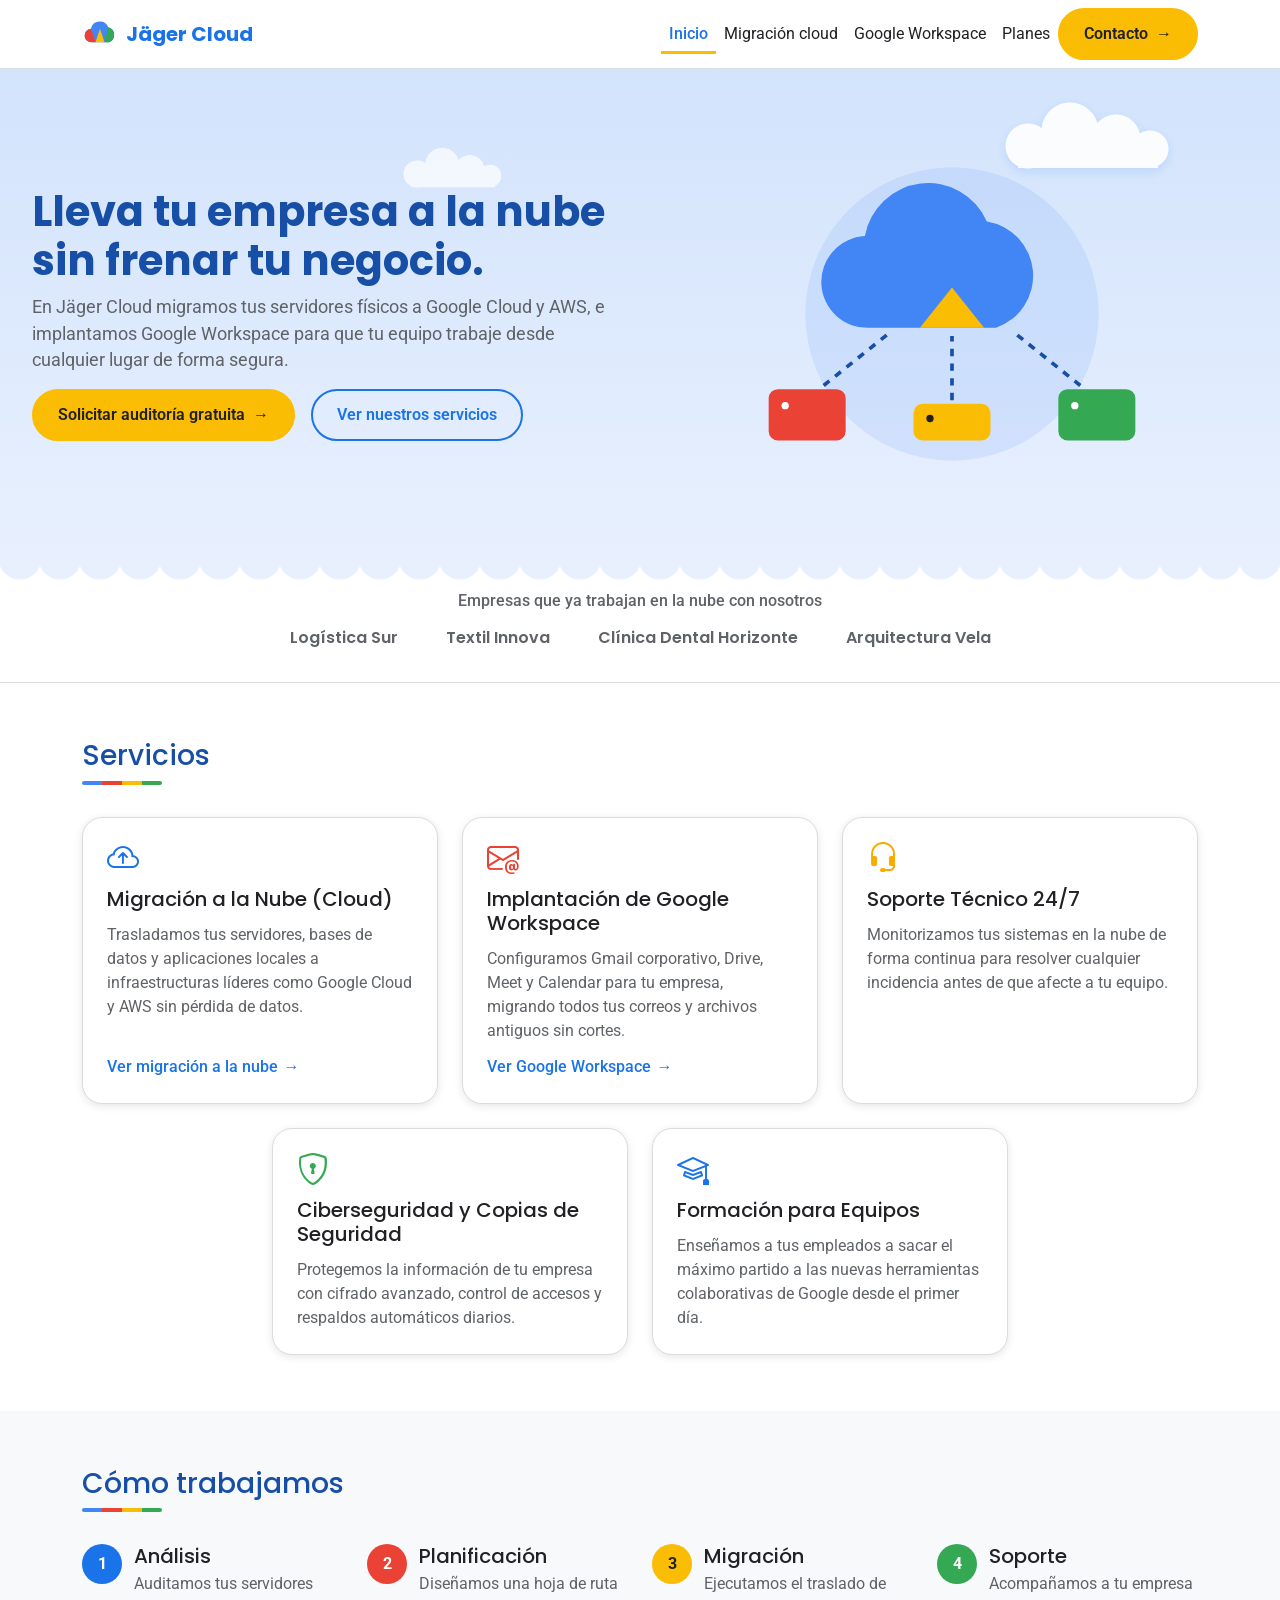
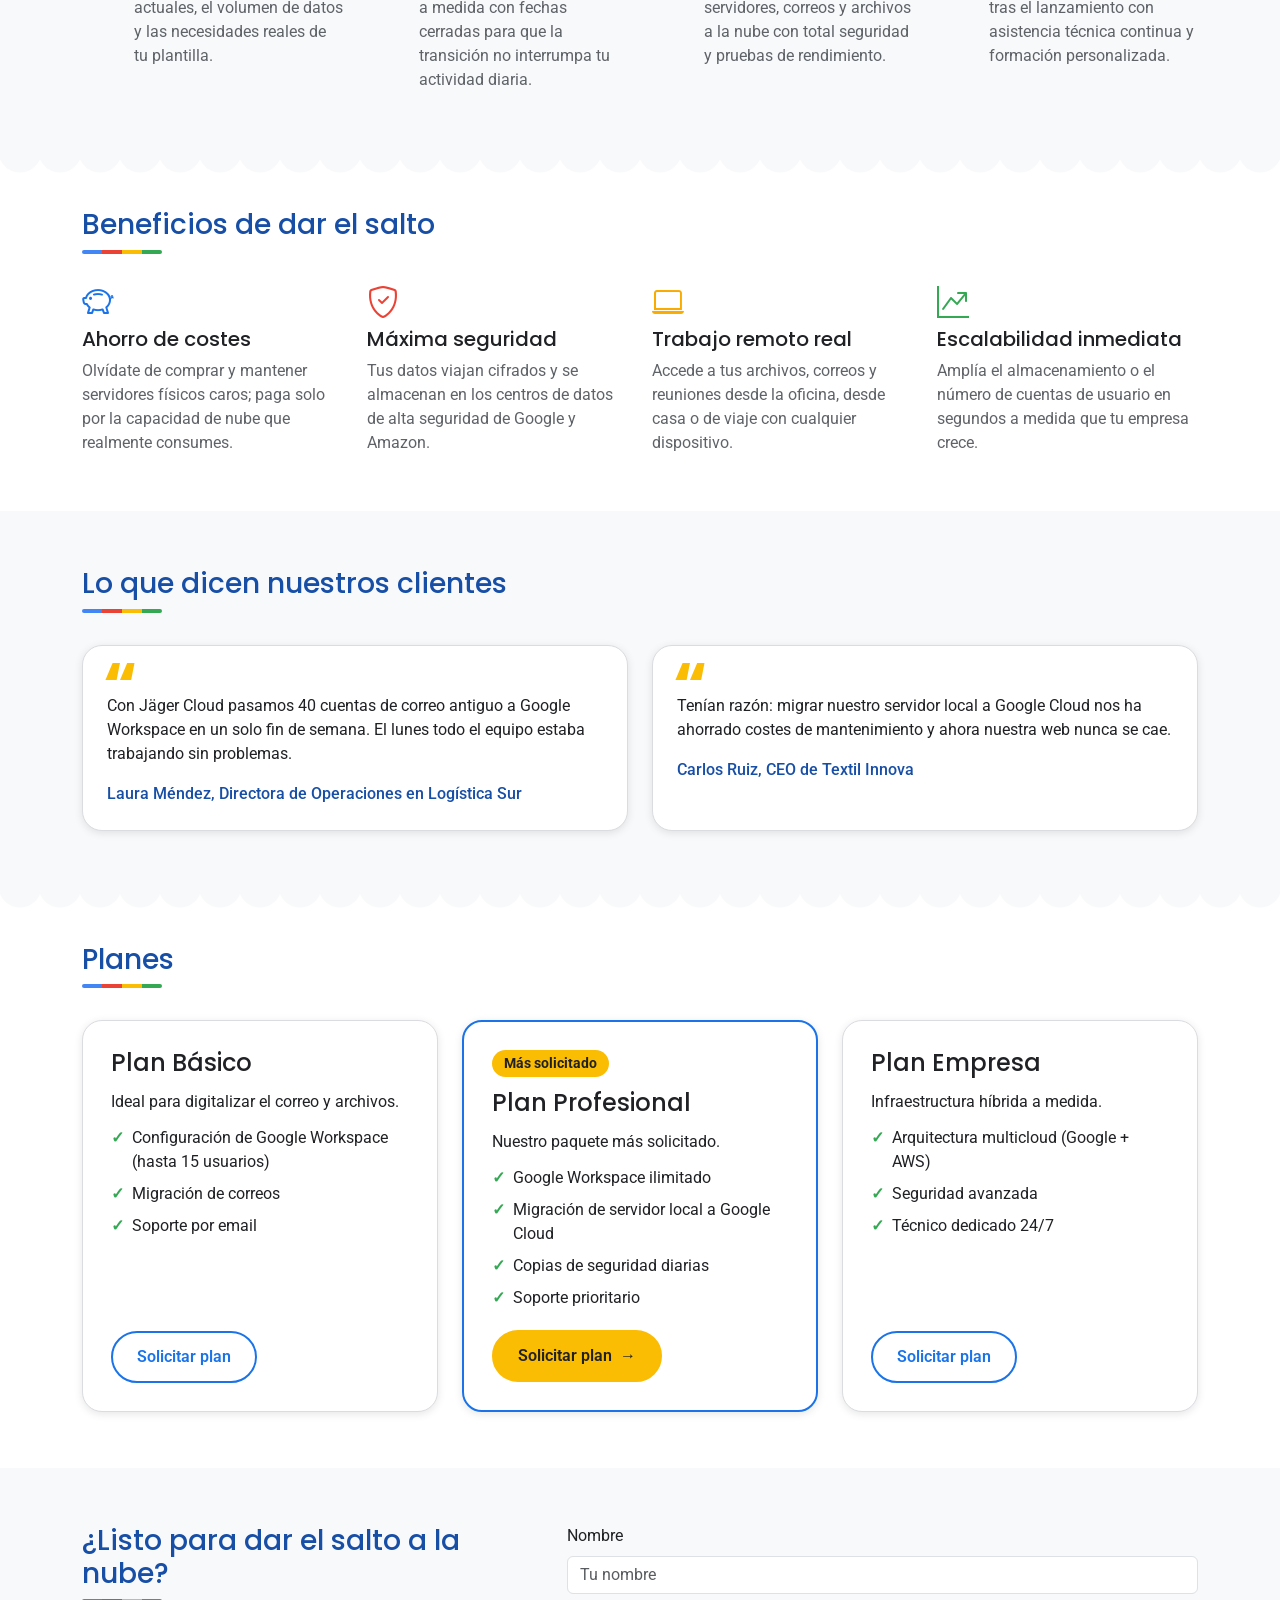
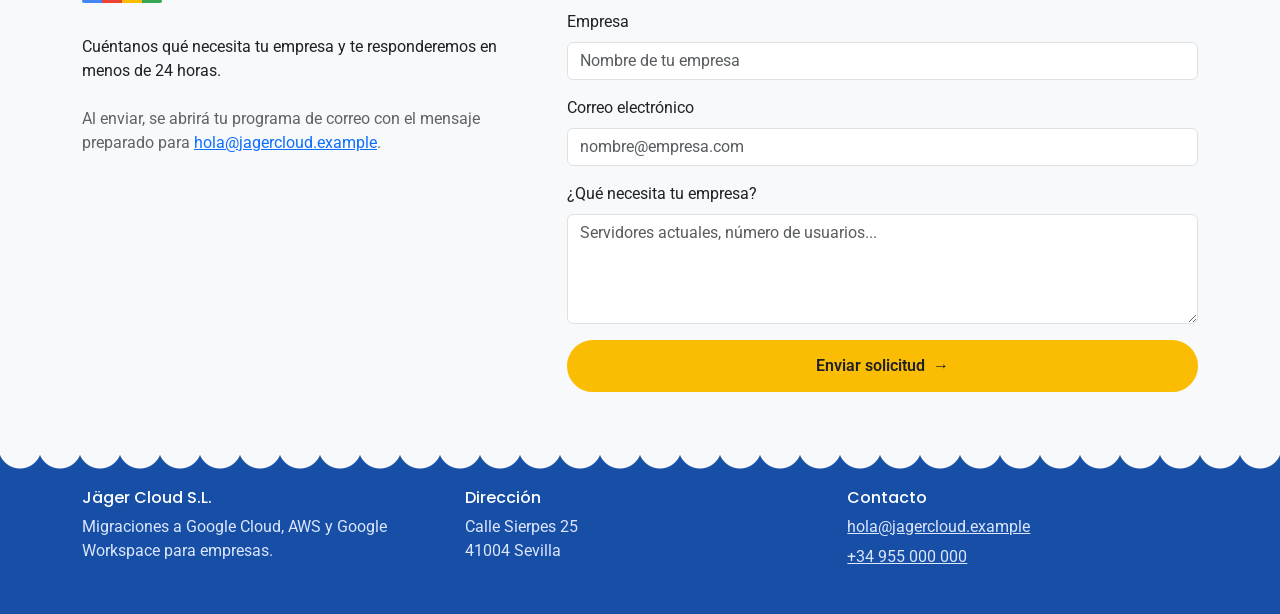
<file: index.html>
<!DOCTYPE html>
<html lang="es">
  <head>
    <meta charset="utf-8">
    <meta name="viewport" content="width=device-width, initial-scale=1">
    <meta name="description" content="Jäger Cloud migra tus servidores a Google Cloud y AWS e implanta Google Workspace sin frenar tu negocio.">
    <title>Jäger Cloud | Migraciones a la nube y Google Workspace</title>
    <link rel="icon" href="assets/img/logo.svg" type="image/svg+xml">
    <link rel="preconnect" href="https://fonts.googleapis.com">
    <link rel="preconnect" href="https://fonts.gstatic.com" crossorigin>
    <link rel="stylesheet" href="https://fonts.googleapis.com/css2?family=Poppins:wght@600;700&amp;family=Roboto:wght@400;500;700&amp;display=swap">
    <link rel="stylesheet" href="https://cdn.jsdelivr.net/npm/bootstrap@5.3.3/dist/css/bootstrap.min.css">
    <link rel="stylesheet" href="https://cdn.jsdelivr.net/npm/bootstrap-icons@1.11.3/font/bootstrap-icons.min.css">
    <link rel="stylesheet" href="css/estilos.css">
  </head>
  <body class="pagina">
    <header>
      <nav class="navbar navbar-expand-lg menu-principal" aria-label="Principal">
        <div class="container">
          <a class="navbar-brand logo-marca" href="index.html">
            <img src="assets/img/logo.svg" alt="" width="36" height="36">
            Jäger Cloud
          </a>
          <button class="navbar-toggler" type="button" data-bs-toggle="collapse" data-bs-target="#menu-navegacion" aria-controls="menu-navegacion" aria-expanded="false" aria-label="Abrir menú">
            <span class="navbar-toggler-icon"></span>
          </button>
          <div class="collapse navbar-collapse" id="menu-navegacion">
            <ul class="navbar-nav ms-auto align-items-lg-center">
              <li class="nav-item"><a class="nav-link enlace-menu" href="index.html" aria-current="page">Inicio</a></li>
              <li class="nav-item"><a class="nav-link enlace-menu" href="migracion-cloud.html">Migración cloud</a></li>
              <li class="nav-item"><a class="nav-link enlace-menu" href="google-workspace.html">Google Workspace</a></li>
              <li class="nav-item"><a class="nav-link enlace-menu" href="#planes">Planes</a></li>
              <li class="nav-item"><a class="btn boton-principal" href="#contacto">Contacto</a></li>
            </ul>
          </div>
        </div>
      </nav>
    </header>

    <main>
      <section class="hero-portada borde-nube" id="inicio">
        <div class="hero-texto">
          <h1>Lleva tu empresa a la nube sin frenar tu negocio.</h1>
          <p class="hero-subtitulo">En Jäger Cloud migramos tus servidores físicos a Google Cloud y AWS, e implantamos Google Workspace para que tu equipo trabaje desde cualquier lugar de forma segura.</p>
          <div class="hero-botones">
            <a class="btn boton-principal" href="#contacto">Solicitar auditoría gratuita</a>
            <a class="btn boton-secundario" href="#servicios">Ver nuestros servicios</a>
          </div>
        </div>
        <img class="hero-imagen" src="assets/img/hero.svg" alt="Servidores locales conectados a la nube" width="480" height="360">
      </section>

      <section class="logos-clientes">
        <div class="container">
          <h2 class="h6 text-center">Empresas que ya trabajan en la nube con nosotros</h2>
          <ul class="lista-logos">
            <li class="logo-cliente">Logística Sur</li>
            <li class="logo-cliente">Textil Innova</li>
            <li class="logo-cliente">Clínica Dental Horizonte</li>
            <li class="logo-cliente">Arquitectura Vela</li>
          </ul>
        </div>
      </section>

      <section class="seccion" id="servicios">
        <div class="container">
          <h2 class="titulo-seccion">Servicios</h2>
          <div class="row g-4 justify-content-center fila-servicios">
            <div class="col-12 col-md-6 col-lg-4">
              <article class="card tarjeta-servicio">
                <i class="bi bi-cloud-arrow-up icono-servicio" aria-hidden="true"></i>
                <h3 class="h5">Migración a la Nube (Cloud)</h3>
                <p>Trasladamos tus servidores, bases de datos y aplicaciones locales a infraestructuras líderes como Google Cloud y AWS sin pérdida de datos.</p>
                <a class="enlace-tarjeta" href="migracion-cloud.html">Ver migración a la nube</a>
              </article>
            </div>
            <div class="col-12 col-md-6 col-lg-4">
              <article class="card tarjeta-servicio">
                <i class="bi bi-envelope-at icono-servicio" aria-hidden="true"></i>
                <h3 class="h5">Implantación de Google Workspace</h3>
                <p>Configuramos Gmail corporativo, Drive, Meet y Calendar para tu empresa, migrando todos tus correos y archivos antiguos sin cortes.</p>
                <a class="enlace-tarjeta" href="google-workspace.html">Ver Google Workspace</a>
              </article>
            </div>
            <div class="col-12 col-md-6 col-lg-4">
              <article class="card tarjeta-servicio">
                <i class="bi bi-headset icono-servicio" aria-hidden="true"></i>
                <h3 class="h5">Soporte Técnico 24/7</h3>
                <p>Monitorizamos tus sistemas en la nube de forma continua para resolver cualquier incidencia antes de que afecte a tu equipo.</p>
              </article>
            </div>
            <div class="col-12 col-md-6 col-lg-4">
              <article class="card tarjeta-servicio">
                <i class="bi bi-shield-lock icono-servicio" aria-hidden="true"></i>
                <h3 class="h5">Ciberseguridad y Copias de Seguridad</h3>
                <p>Protegemos la información de tu empresa con cifrado avanzado, control de accesos y respaldos automáticos diarios.</p>
              </article>
            </div>
            <div class="col-12 col-md-6 col-lg-4">
              <article class="card tarjeta-servicio">
                <i class="bi bi-mortarboard icono-servicio" aria-hidden="true"></i>
                <h3 class="h5">Formación para Equipos</h3>
                <p>Enseñamos a tus empleados a sacar el máximo partido a las nuevas herramientas colaborativas de Google desde el primer día.</p>
              </article>
            </div>
          </div>
        </div>
      </section>

      <section class="seccion seccion-alterna borde-nube" id="proceso">
        <div class="container">
          <h2 class="titulo-seccion">Cómo trabajamos</h2>
          <ol class="lista-proceso">
            <li class="paso-proceso">
              <div>
                <h3 class="h5">Análisis</h3>
                <p>Auditamos tus servidores actuales, el volumen de datos y las necesidades reales de tu plantilla.</p>
              </div>
            </li>
            <li class="paso-proceso">
              <div>
                <h3 class="h5">Planificación</h3>
                <p>Diseñamos una hoja de ruta a medida con fechas cerradas para que la transición no interrumpa tu actividad diaria.</p>
              </div>
            </li>
            <li class="paso-proceso">
              <div>
                <h3 class="h5">Migración</h3>
                <p>Ejecutamos el traslado de servidores, correos y archivos a la nube con total seguridad y pruebas de rendimiento.</p>
              </div>
            </li>
            <li class="paso-proceso">
              <div>
                <h3 class="h5">Soporte</h3>
                <p>Acompañamos a tu empresa tras el lanzamiento con asistencia técnica continua y formación personalizada.</p>
              </div>
            </li>
          </ol>
        </div>
      </section>

      <section class="seccion" id="beneficios">
        <div class="container">
          <h2 class="titulo-seccion">Beneficios de dar el salto</h2>
          <ul class="rejilla-beneficios">
            <li class="beneficio">
              <i class="bi bi-piggy-bank icono-beneficio" aria-hidden="true"></i>
              <h3 class="h5">Ahorro de costes</h3>
              <p>Olvídate de comprar y mantener servidores físicos caros; paga solo por la capacidad de nube que realmente consumes.</p>
            </li>
            <li class="beneficio">
              <i class="bi bi-shield-check icono-beneficio" aria-hidden="true"></i>
              <h3 class="h5">Máxima seguridad</h3>
              <p>Tus datos viajan cifrados y se almacenan en los centros de datos de alta seguridad de Google y Amazon.</p>
            </li>
            <li class="beneficio">
              <i class="bi bi-laptop icono-beneficio" aria-hidden="true"></i>
              <h3 class="h5">Trabajo remoto real</h3>
              <p>Accede a tus archivos, correos y reuniones desde la oficina, desde casa o de viaje con cualquier dispositivo.</p>
            </li>
            <li class="beneficio">
              <i class="bi bi-graph-up-arrow icono-beneficio" aria-hidden="true"></i>
              <h3 class="h5">Escalabilidad inmediata</h3>
              <p>Amplía el almacenamiento o el número de cuentas de usuario en segundos a medida que tu empresa crece.</p>
            </li>
          </ul>
        </div>
      </section>

      <section class="seccion seccion-alterna borde-nube" id="testimonios">
        <div class="container">
          <h2 class="titulo-seccion">Lo que dicen nuestros clientes</h2>
          <div class="row g-4">
            <div class="col-12 col-md-6">
              <article class="card tarjeta-testimonio">
                <figure>
                  <blockquote>
                    <p>Con Jäger Cloud pasamos 40 cuentas de correo antiguo a Google Workspace en un solo fin de semana. El lunes todo el equipo estaba trabajando sin problemas.</p>
                  </blockquote>
                  <figcaption>Laura Méndez, Directora de Operaciones en Logística Sur</figcaption>
                </figure>
              </article>
            </div>
            <div class="col-12 col-md-6">
              <article class="card tarjeta-testimonio">
                <figure>
                  <blockquote>
                    <p>Tenían razón: migrar nuestro servidor local a Google Cloud nos ha ahorrado costes de mantenimiento y ahora nuestra web nunca se cae.</p>
                  </blockquote>
                  <figcaption>Carlos Ruiz, CEO de Textil Innova</figcaption>
                </figure>
              </article>
            </div>
          </div>
        </div>
      </section>

      <section class="seccion" id="planes">
        <div class="container">
          <h2 class="titulo-seccion">Planes</h2>
          <div class="row g-4">
            <div class="col-12 col-lg-4">
              <article class="card tarjeta-plan">
                <h3 class="h4">Plan Básico</h3>
                <p>Ideal para digitalizar el correo y archivos.</p>
                <ul class="lista-incluye">
                  <li>Configuración de Google Workspace (hasta 15 usuarios)</li>
                  <li>Migración de correos</li>
                  <li>Soporte por email</li>
                </ul>
                <a class="btn boton-secundario" href="#contacto">Solicitar plan</a>
              </article>
            </div>
            <div class="col-12 col-lg-4">
              <article class="card tarjeta-plan plan-destacado">
                <p class="etiqueta-plan">Más solicitado</p>
                <h3 class="h4">Plan Profesional</h3>
                <p>Nuestro paquete más solicitado.</p>
                <ul class="lista-incluye">
                  <li>Google Workspace ilimitado</li>
                  <li>Migración de servidor local a Google Cloud</li>
                  <li>Copias de seguridad diarias</li>
                  <li>Soporte prioritario</li>
                </ul>
                <a class="btn boton-principal" href="#contacto">Solicitar plan</a>
              </article>
            </div>
            <div class="col-12 col-lg-4">
              <article class="card tarjeta-plan">
                <h3 class="h4">Plan Empresa</h3>
                <p>Infraestructura híbrida a medida.</p>
                <ul class="lista-incluye">
                  <li>Arquitectura multicloud (Google + AWS)</li>
                  <li>Seguridad avanzada</li>
                  <li>Técnico dedicado 24/7</li>
                </ul>
                <a class="btn boton-secundario" href="#contacto">Solicitar plan</a>
              </article>
            </div>
          </div>
        </div>
      </section>

      <section class="seccion seccion-alterna borde-nube" id="contacto">
        <div class="container">
          <div class="row g-5">
            <div class="col-12 col-lg-5">
              <h2 class="titulo-seccion">¿Listo para dar el salto a la nube?</h2>
              <p>Cuéntanos qué necesita tu empresa y te responderemos en menos de 24 horas.</p>
              <p class="nota-formulario">Al enviar, se abrirá tu programa de correo con el mensaje preparado para <a href="mailto:hola@jagercloud.example">hola@jagercloud.example</a>.</p>
            </div>
            <div class="col-12 col-lg-7">
              <form class="formulario-contacto" action="mailto:hola@jagercloud.example?subject=Solicitud%20de%20auditor%C3%ADa%20gratuita" method="post" enctype="text/plain">
                <div>
                  <label class="form-label" for="nombre">Nombre</label>
                  <input class="form-control campo" id="nombre" name="Nombre" type="text" placeholder="Tu nombre" required>
                </div>
                <div>
                  <label class="form-label" for="empresa">Empresa</label>
                  <input class="form-control campo" id="empresa" name="Empresa" type="text" placeholder="Nombre de tu empresa">
                </div>
                <div>
                  <label class="form-label" for="email">Correo electrónico</label>
                  <input class="form-control campo" id="email" name="Correo" type="email" placeholder="nombre@empresa.com" required>
                </div>
                <div>
                  <label class="form-label" for="mensaje">¿Qué necesita tu empresa?</label>
                  <textarea class="form-control campo" id="mensaje" name="Mensaje" rows="4" placeholder="Servidores actuales, número de usuarios..." required></textarea>
                </div>
                <button class="btn boton-principal" type="submit">Enviar solicitud</button>
              </form>
            </div>
          </div>
        </div>
      </section>
    </main>

    <footer class="pie-pagina">
      <div class="container pie-columnas">
        <div>
          <h2 class="h6">Jäger Cloud S.L.</h2>
          <p>Migraciones a Google Cloud, AWS y Google Workspace para empresas.</p>
        </div>
        <div>
          <h2 class="h6">Dirección</h2>
          <address>Calle Sierpes 25<br>41004 Sevilla</address>
        </div>
        <div>
          <h2 class="h6">Contacto</h2>
          <p><a href="mailto:hola@jagercloud.example">hola@jagercloud.example</a></p>
          <p><a href="tel:+34955000000">+34 955 000 000</a></p>
        </div>
      </div>
    </footer>

    <script src="https://cdn.jsdelivr.net/npm/bootstrap@5.3.3/dist/js/bootstrap.bundle.min.js"></script>
  </body>
</html>
</file>
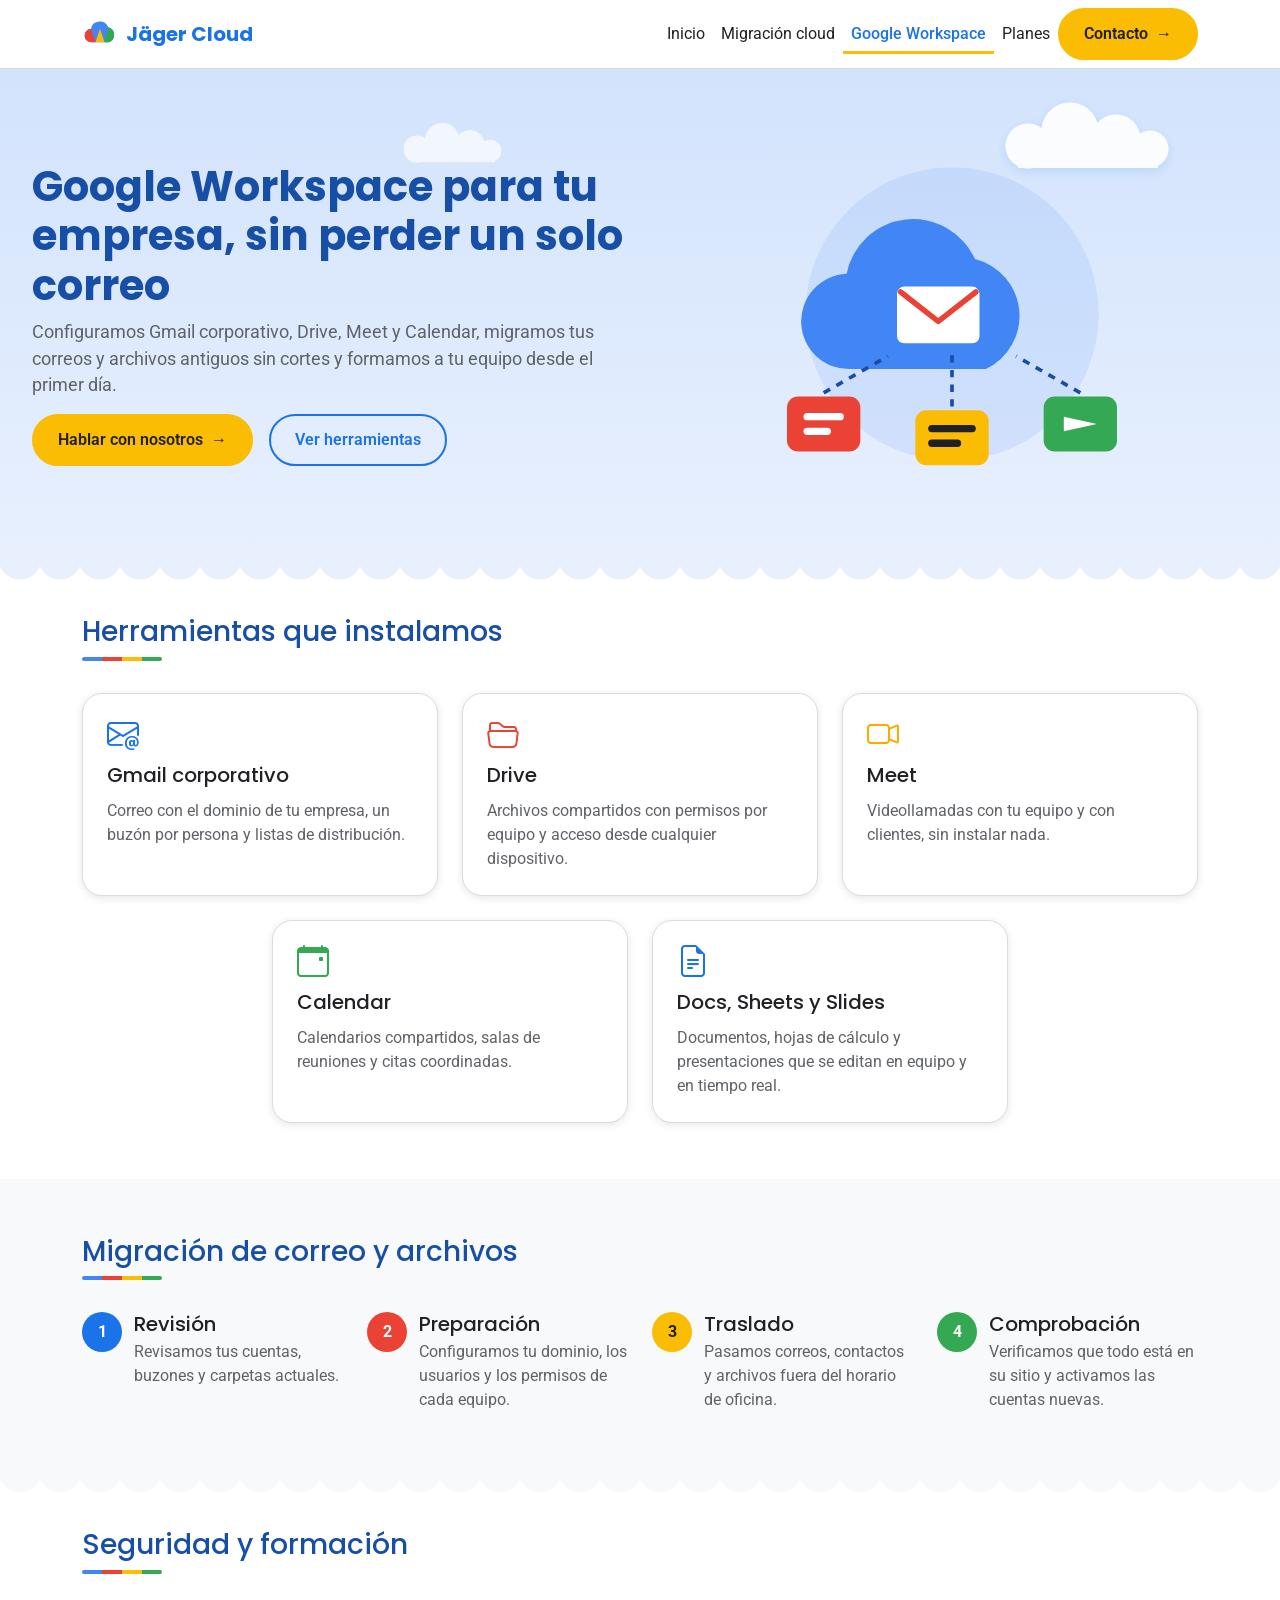
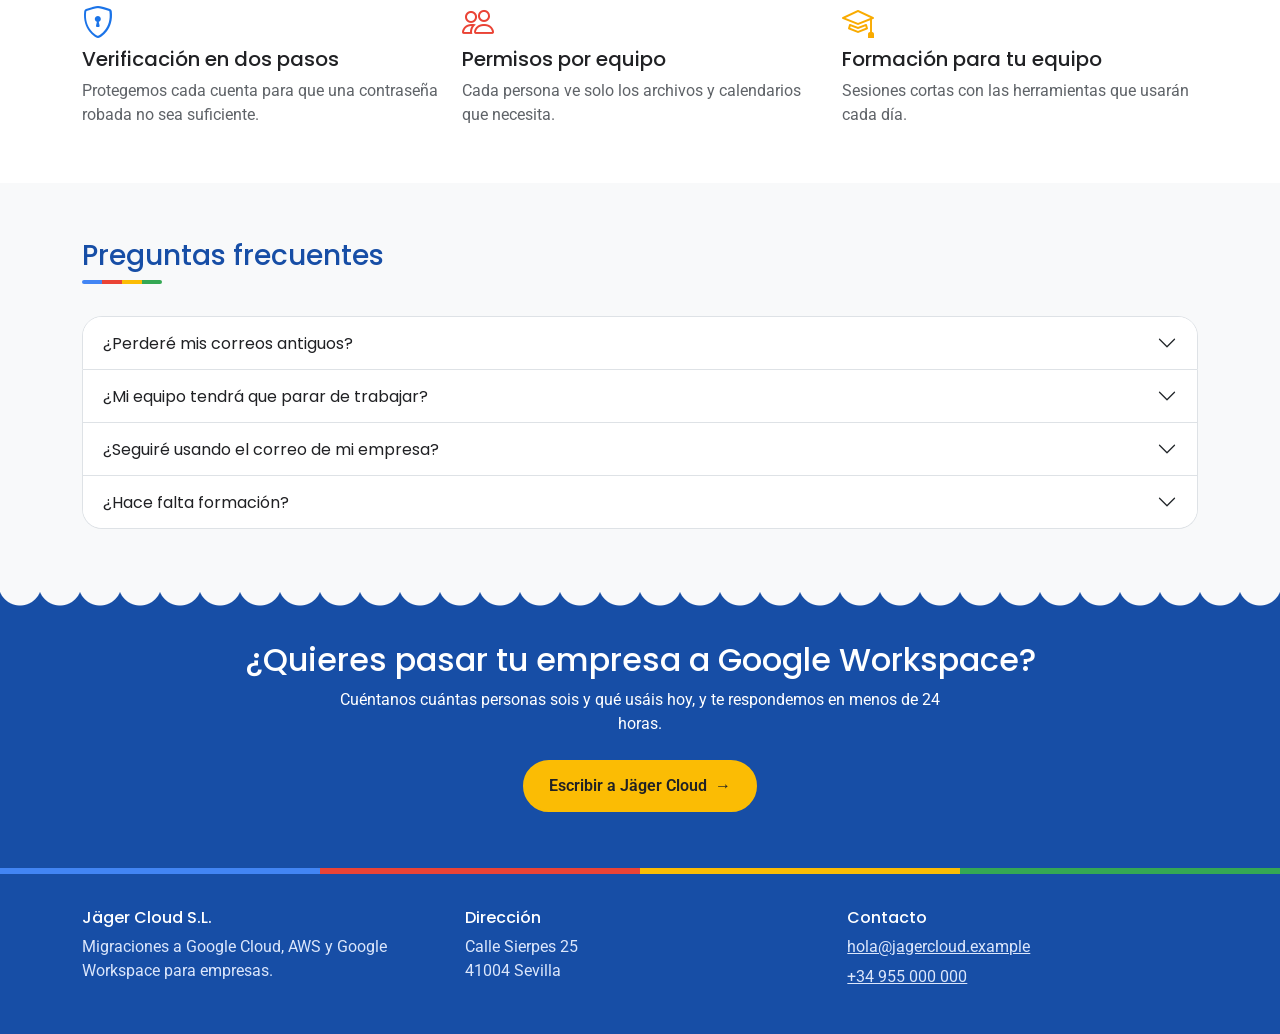
<file: google-workspace.html>
<!DOCTYPE html>
<html lang="es">
  <head>
    <meta charset="utf-8">
    <meta name="viewport" content="width=device-width, initial-scale=1">
    <meta name="description" content="Implantamos Google Workspace: Gmail, Drive, Meet y Calendar, con migración de correos y archivos sin cortes.">
    <title>Google Workspace | Jäger Cloud</title>
    <link rel="icon" href="assets/img/logo.svg" type="image/svg+xml">
    <link rel="preconnect" href="https://fonts.googleapis.com">
    <link rel="preconnect" href="https://fonts.gstatic.com" crossorigin>
    <link rel="stylesheet" href="https://fonts.googleapis.com/css2?family=Poppins:wght@600;700&amp;family=Roboto:wght@400;500;700&amp;display=swap">
    <link rel="stylesheet" href="https://cdn.jsdelivr.net/npm/bootstrap@5.3.3/dist/css/bootstrap.min.css">
    <link rel="stylesheet" href="https://cdn.jsdelivr.net/npm/bootstrap-icons@1.11.3/font/bootstrap-icons.min.css">
    <link rel="stylesheet" href="css/estilos.css">
  </head>
  <body class="pagina">
    <header>
      <nav class="navbar navbar-expand-lg menu-principal" aria-label="Principal">
        <div class="container">
          <a class="navbar-brand logo-marca" href="index.html">
            <img src="assets/img/logo.svg" alt="" width="36" height="36">
            Jäger Cloud
          </a>
          <button class="navbar-toggler" type="button" data-bs-toggle="collapse" data-bs-target="#menu-navegacion" aria-controls="menu-navegacion" aria-expanded="false" aria-label="Abrir menú">
            <span class="navbar-toggler-icon"></span>
          </button>
          <div class="collapse navbar-collapse" id="menu-navegacion">
            <ul class="navbar-nav ms-auto align-items-lg-center">
              <li class="nav-item"><a class="nav-link enlace-menu" href="index.html">Inicio</a></li>
              <li class="nav-item"><a class="nav-link enlace-menu" href="migracion-cloud.html">Migración cloud</a></li>
              <li class="nav-item"><a class="nav-link enlace-menu" href="google-workspace.html" aria-current="page">Google Workspace</a></li>
              <li class="nav-item"><a class="nav-link enlace-menu" href="index.html#planes">Planes</a></li>
              <li class="nav-item"><a class="btn boton-principal" href="index.html#contacto">Contacto</a></li>
            </ul>
          </div>
        </div>
      </nav>
    </header>

    <main>
      <section class="hero-portada borde-nube" id="inicio">
        <div class="hero-texto">
          <h1>Google Workspace para tu empresa, sin perder un solo correo</h1>
          <p class="hero-subtitulo">Configuramos Gmail corporativo, Drive, Meet y Calendar, migramos tus correos y archivos antiguos sin cortes y formamos a tu equipo desde el primer día.</p>
          <div class="hero-botones">
            <a class="btn boton-principal" href="mailto:hola@jagercloud.example?subject=Consulta%20sobre%20Google%20Workspace">Hablar con nosotros</a>
            <a class="btn boton-secundario" href="#herramientas">Ver herramientas</a>
          </div>
        </div>
        <img class="hero-imagen" src="assets/img/workspace.svg" alt="Correo, calendario, archivos y videollamadas conectados a la nube" width="480" height="360">
      </section>

      <section class="seccion" id="herramientas">
        <div class="container">
          <h2 class="titulo-seccion">Herramientas que instalamos</h2>
          <div class="row g-4 justify-content-center fila-servicios">
            <div class="col-12 col-md-6 col-lg-4">
              <article class="card tarjeta-servicio">
                <i class="bi bi-envelope-at icono-servicio" aria-hidden="true"></i>
                <h3 class="h5">Gmail corporativo</h3>
                <p>Correo con el dominio de tu empresa, un buzón por persona y listas de distribución.</p>
              </article>
            </div>
            <div class="col-12 col-md-6 col-lg-4">
              <article class="card tarjeta-servicio">
                <i class="bi bi-folder2-open icono-servicio" aria-hidden="true"></i>
                <h3 class="h5">Drive</h3>
                <p>Archivos compartidos con permisos por equipo y acceso desde cualquier dispositivo.</p>
              </article>
            </div>
            <div class="col-12 col-md-6 col-lg-4">
              <article class="card tarjeta-servicio">
                <i class="bi bi-camera-video icono-servicio" aria-hidden="true"></i>
                <h3 class="h5">Meet</h3>
                <p>Videollamadas con tu equipo y con clientes, sin instalar nada.</p>
              </article>
            </div>
            <div class="col-12 col-md-6 col-lg-4">
              <article class="card tarjeta-servicio">
                <i class="bi bi-calendar-event icono-servicio" aria-hidden="true"></i>
                <h3 class="h5">Calendar</h3>
                <p>Calendarios compartidos, salas de reuniones y citas coordinadas.</p>
              </article>
            </div>
            <div class="col-12 col-md-6 col-lg-4">
              <article class="card tarjeta-servicio">
                <i class="bi bi-file-earmark-text icono-servicio" aria-hidden="true"></i>
                <h3 class="h5">Docs, Sheets y Slides</h3>
                <p>Documentos, hojas de cálculo y presentaciones que se editan en equipo y en tiempo real.</p>
              </article>
            </div>
          </div>
        </div>
      </section>

      <section class="seccion seccion-alterna borde-nube" id="migracion-correo">
        <div class="container">
          <h2 class="titulo-seccion">Migración de correo y archivos</h2>
          <ol class="lista-proceso">
            <li class="paso-proceso">
              <div>
                <h3 class="h5">Revisión</h3>
                <p>Revisamos tus cuentas, buzones y carpetas actuales.</p>
              </div>
            </li>
            <li class="paso-proceso">
              <div>
                <h3 class="h5">Preparación</h3>
                <p>Configuramos tu dominio, los usuarios y los permisos de cada equipo.</p>
              </div>
            </li>
            <li class="paso-proceso">
              <div>
                <h3 class="h5">Traslado</h3>
                <p>Pasamos correos, contactos y archivos fuera del horario de oficina.</p>
              </div>
            </li>
            <li class="paso-proceso">
              <div>
                <h3 class="h5">Comprobación</h3>
                <p>Verificamos que todo está en su sitio y activamos las cuentas nuevas.</p>
              </div>
            </li>
          </ol>
        </div>
      </section>

      <section class="seccion" id="seguridad">
        <div class="container">
          <h2 class="titulo-seccion">Seguridad y formación</h2>
          <ul class="rejilla-beneficios">
            <li class="beneficio">
              <i class="bi bi-shield-lock icono-beneficio" aria-hidden="true"></i>
              <h3 class="h5">Verificación en dos pasos</h3>
              <p>Protegemos cada cuenta para que una contraseña robada no sea suficiente.</p>
            </li>
            <li class="beneficio">
              <i class="bi bi-people icono-beneficio" aria-hidden="true"></i>
              <h3 class="h5">Permisos por equipo</h3>
              <p>Cada persona ve solo los archivos y calendarios que necesita.</p>
            </li>
            <li class="beneficio">
              <i class="bi bi-mortarboard icono-beneficio" aria-hidden="true"></i>
              <h3 class="h5">Formación para tu equipo</h3>
              <p>Sesiones cortas con las herramientas que usarán cada día.</p>
            </li>
          </ul>
        </div>
      </section>

      <section class="seccion seccion-alterna borde-nube" id="faq">
        <div class="container">
          <h2 class="titulo-seccion">Preguntas frecuentes</h2>
          <div class="accordion acordeon-faq" id="faq-workspace">
            <div class="accordion-item">
              <h3 class="accordion-header">
                <button class="accordion-button collapsed" type="button" data-bs-toggle="collapse" data-bs-target="#faq-1" aria-expanded="false" aria-controls="faq-1">¿Perderé mis correos antiguos?</button>
              </h3>
              <div class="accordion-collapse collapse" id="faq-1" data-bs-parent="#faq-workspace">
                <div class="accordion-body">No. Migramos buzones, carpetas y contactos, y comprobamos que todo está en su sitio antes de hacer el cambio.</div>
              </div>
            </div>
            <div class="accordion-item">
              <h3 class="accordion-header">
                <button class="accordion-button collapsed" type="button" data-bs-toggle="collapse" data-bs-target="#faq-2" aria-expanded="false" aria-controls="faq-2">¿Mi equipo tendrá que parar de trabajar?</button>
              </h3>
              <div class="accordion-collapse collapse" id="faq-2" data-bs-parent="#faq-workspace">
                <div class="accordion-body">No. Hacemos el traslado fuera del horario de oficina para que el lunes todo funcione.</div>
              </div>
            </div>
            <div class="accordion-item">
              <h3 class="accordion-header">
                <button class="accordion-button collapsed" type="button" data-bs-toggle="collapse" data-bs-target="#faq-3" aria-expanded="false" aria-controls="faq-3">¿Seguiré usando el correo de mi empresa?</button>
              </h3>
              <div class="accordion-collapse collapse" id="faq-3" data-bs-parent="#faq-workspace">
                <div class="accordion-body">Sí. Gmail usa el dominio de tu empresa, así que tus direcciones no cambian.</div>
              </div>
            </div>
            <div class="accordion-item">
              <h3 class="accordion-header">
                <button class="accordion-button collapsed" type="button" data-bs-toggle="collapse" data-bs-target="#faq-4" aria-expanded="false" aria-controls="faq-4">¿Hace falta formación?</button>
              </h3>
              <div class="accordion-collapse collapse" id="faq-4" data-bs-parent="#faq-workspace">
                <div class="accordion-body">Es opcional, pero la recomendamos: unas sesiones cortas ahorran muchas dudas las primeras semanas.</div>
              </div>
            </div>
          </div>
        </div>
      </section>

      <section class="banda-contacto">
        <div class="container">
          <h2>¿Quieres pasar tu empresa a Google Workspace?</h2>
          <p>Cuéntanos cuántas personas sois y qué usáis hoy, y te respondemos en menos de 24 horas.</p>
          <a class="btn boton-principal" href="mailto:hola@jagercloud.example?subject=Consulta%20sobre%20Google%20Workspace">Escribir a Jäger Cloud</a>
        </div>
      </section>
    </main>

    <footer class="pie-pagina">
      <div class="container pie-columnas">
        <div>
          <h2 class="h6">Jäger Cloud S.L.</h2>
          <p>Migraciones a Google Cloud, AWS y Google Workspace para empresas.</p>
        </div>
        <div>
          <h2 class="h6">Dirección</h2>
          <address>Calle Sierpes 25<br>41004 Sevilla</address>
        </div>
        <div>
          <h2 class="h6">Contacto</h2>
          <p><a href="mailto:hola@jagercloud.example">hola@jagercloud.example</a></p>
          <p><a href="tel:+34955000000">+34 955 000 000</a></p>
        </div>
      </div>
    </footer>

    <script src="https://cdn.jsdelivr.net/npm/bootstrap@5.3.3/dist/js/bootstrap.bundle.min.js"></script>
  </body>
</html>
</file>
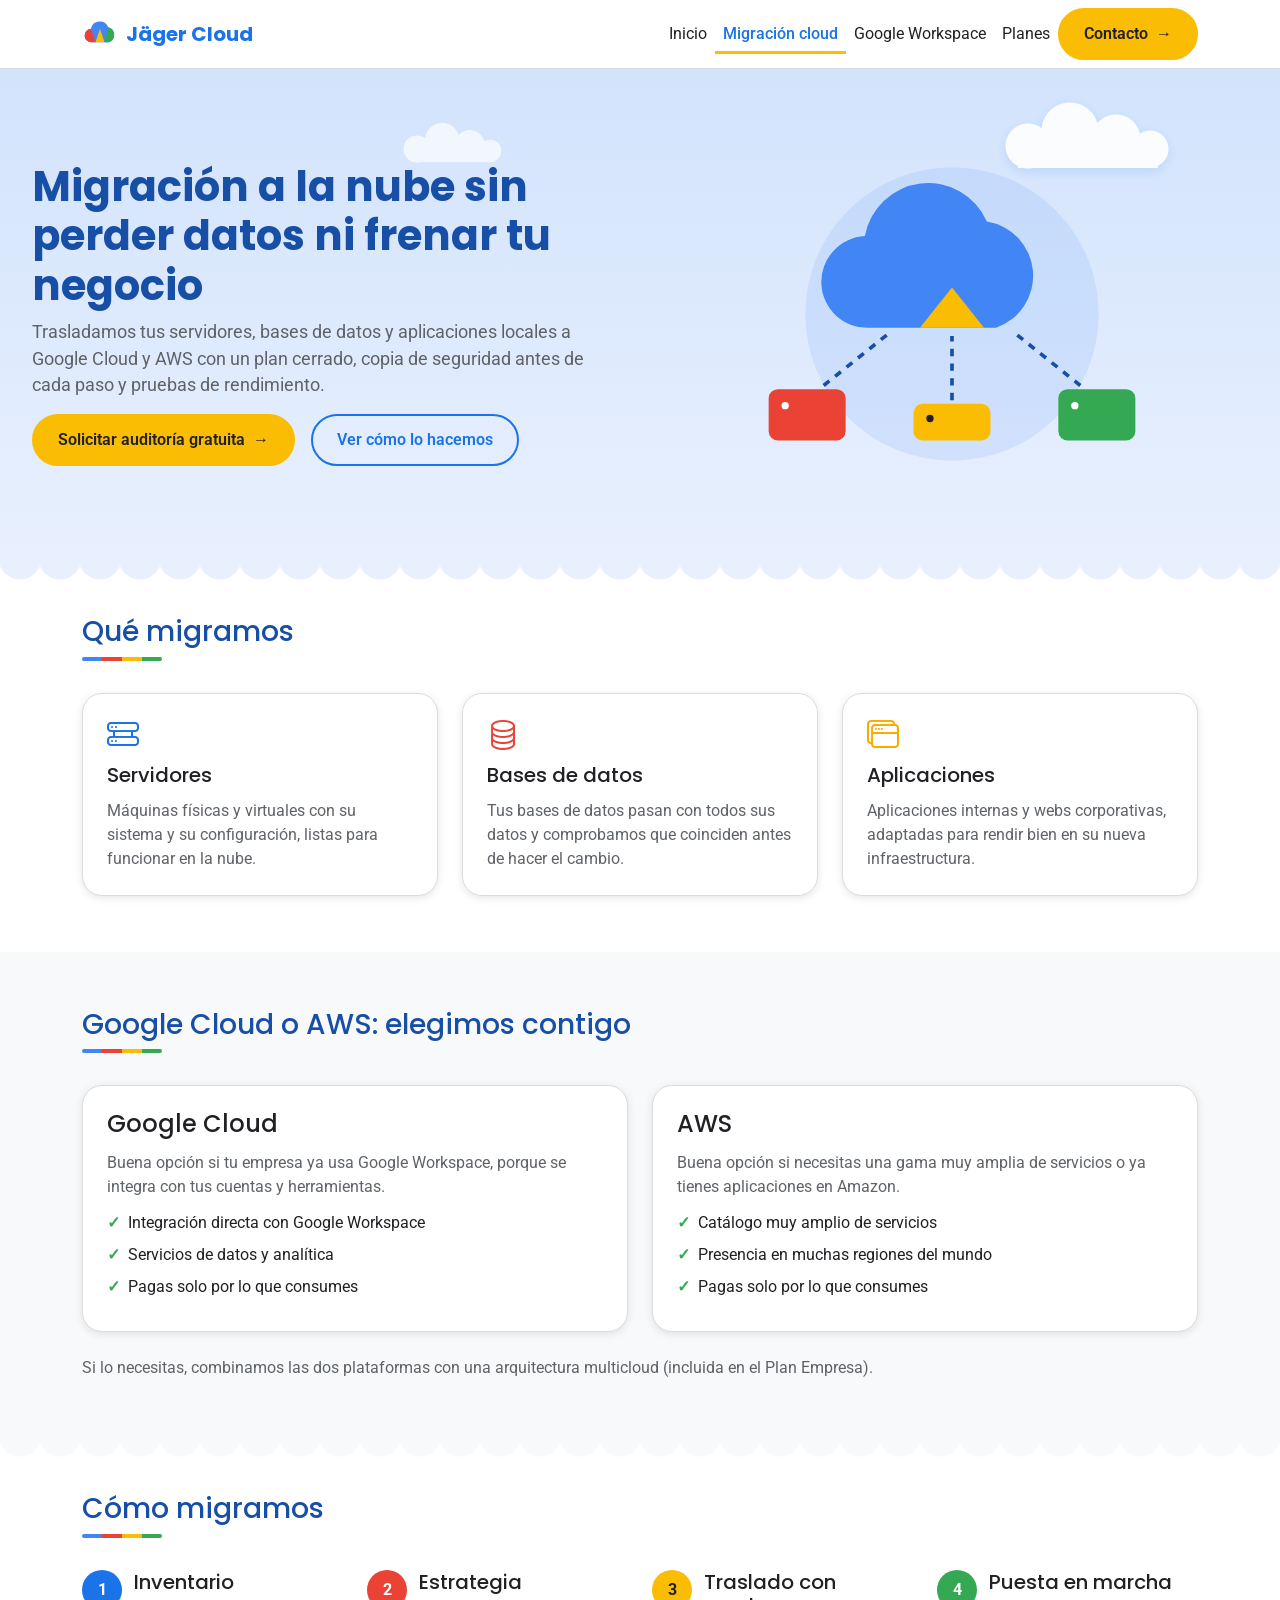
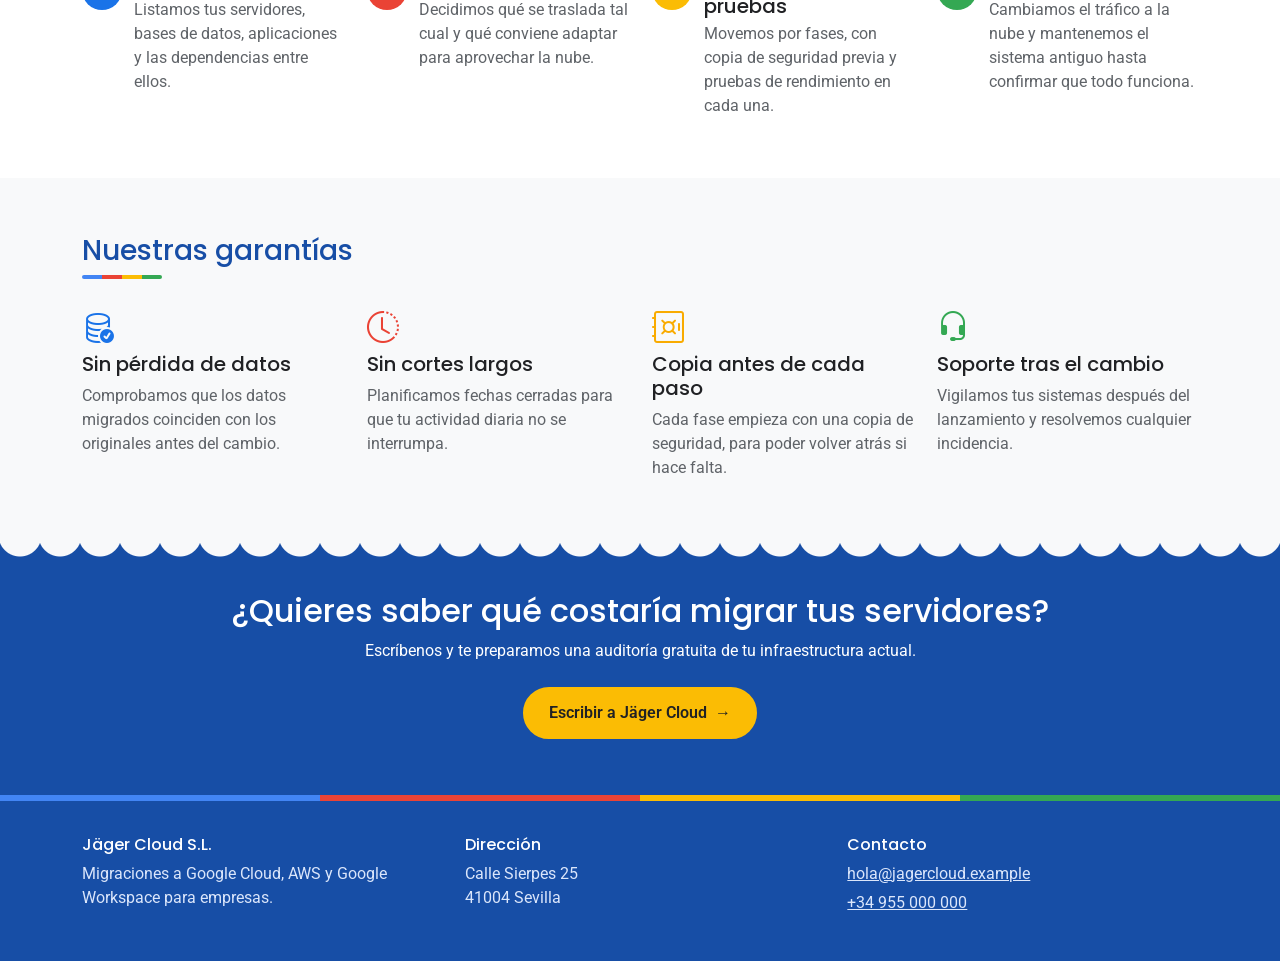
<file: migracion-cloud.html>
<!DOCTYPE html>
<html lang="es">
  <head>
    <meta charset="utf-8">
    <meta name="viewport" content="width=device-width, initial-scale=1">
    <meta name="description" content="Migramos servidores, bases de datos y aplicaciones a Google Cloud y AWS sin pérdida de datos.">
    <title>Migración a la nube | Jäger Cloud</title>
    <link rel="icon" href="assets/img/logo.svg" type="image/svg+xml">
    <link rel="preconnect" href="https://fonts.googleapis.com">
    <link rel="preconnect" href="https://fonts.gstatic.com" crossorigin>
    <link rel="stylesheet" href="https://fonts.googleapis.com/css2?family=Poppins:wght@600;700&amp;family=Roboto:wght@400;500;700&amp;display=swap">
    <link rel="stylesheet" href="https://cdn.jsdelivr.net/npm/bootstrap@5.3.3/dist/css/bootstrap.min.css">
    <link rel="stylesheet" href="https://cdn.jsdelivr.net/npm/bootstrap-icons@1.11.3/font/bootstrap-icons.min.css">
    <link rel="stylesheet" href="css/estilos.css">
  </head>
  <body class="pagina">
    <header>
      <nav class="navbar navbar-expand-lg menu-principal" aria-label="Principal">
        <div class="container">
          <a class="navbar-brand logo-marca" href="index.html">
            <img src="assets/img/logo.svg" alt="" width="36" height="36">
            Jäger Cloud
          </a>
          <button class="navbar-toggler" type="button" data-bs-toggle="collapse" data-bs-target="#menu-navegacion" aria-controls="menu-navegacion" aria-expanded="false" aria-label="Abrir menú">
            <span class="navbar-toggler-icon"></span>
          </button>
          <div class="collapse navbar-collapse" id="menu-navegacion">
            <ul class="navbar-nav ms-auto align-items-lg-center">
              <li class="nav-item"><a class="nav-link enlace-menu" href="index.html">Inicio</a></li>
              <li class="nav-item"><a class="nav-link enlace-menu" href="migracion-cloud.html" aria-current="page">Migración cloud</a></li>
              <li class="nav-item"><a class="nav-link enlace-menu" href="google-workspace.html">Google Workspace</a></li>
              <li class="nav-item"><a class="nav-link enlace-menu" href="index.html#planes">Planes</a></li>
              <li class="nav-item"><a class="btn boton-principal" href="index.html#contacto">Contacto</a></li>
            </ul>
          </div>
        </div>
      </nav>
    </header>

    <main>
      <section class="hero-portada borde-nube" id="inicio">
        <div class="hero-texto">
          <h1>Migración a la nube sin perder datos ni frenar tu negocio</h1>
          <p class="hero-subtitulo">Trasladamos tus servidores, bases de datos y aplicaciones locales a Google Cloud y AWS con un plan cerrado, copia de seguridad antes de cada paso y pruebas de rendimiento.</p>
          <div class="hero-botones">
            <a class="btn boton-principal" href="mailto:hola@jagercloud.example?subject=Auditor%C3%ADa%20gratuita%20de%20migraci%C3%B3n%20a%20la%20nube">Solicitar auditoría gratuita</a>
            <a class="btn boton-secundario" href="#metodo">Ver cómo lo hacemos</a>
          </div>
        </div>
        <img class="hero-imagen" src="assets/img/hero.svg" alt="Servidores locales conectados a la nube" width="480" height="360">
      </section>

      <section class="seccion" id="que-migramos">
        <div class="container">
          <h2 class="titulo-seccion">Qué migramos</h2>
          <div class="row g-4 justify-content-center fila-servicios">
            <div class="col-12 col-md-6 col-lg-4">
              <article class="card tarjeta-servicio">
                <i class="bi bi-hdd-rack icono-servicio" aria-hidden="true"></i>
                <h3 class="h5">Servidores</h3>
                <p>Máquinas físicas y virtuales con su sistema y su configuración, listas para funcionar en la nube.</p>
              </article>
            </div>
            <div class="col-12 col-md-6 col-lg-4">
              <article class="card tarjeta-servicio">
                <i class="bi bi-database icono-servicio" aria-hidden="true"></i>
                <h3 class="h5">Bases de datos</h3>
                <p>Tus bases de datos pasan con todos sus datos y comprobamos que coinciden antes de hacer el cambio.</p>
              </article>
            </div>
            <div class="col-12 col-md-6 col-lg-4">
              <article class="card tarjeta-servicio">
                <i class="bi bi-window-stack icono-servicio" aria-hidden="true"></i>
                <h3 class="h5">Aplicaciones</h3>
                <p>Aplicaciones internas y webs corporativas, adaptadas para rendir bien en su nueva infraestructura.</p>
              </article>
            </div>
          </div>
        </div>
      </section>

      <section class="seccion seccion-alterna borde-nube" id="plataformas">
        <div class="container">
          <h2 class="titulo-seccion">Google Cloud o AWS: elegimos contigo</h2>
          <div class="row g-4">
            <div class="col-12 col-md-6">
              <article class="card tarjeta-servicio">
                <h3 class="h4">Google Cloud</h3>
                <p>Buena opción si tu empresa ya usa Google Workspace, porque se integra con tus cuentas y herramientas.</p>
                <ul class="lista-incluye">
                  <li>Integración directa con Google Workspace</li>
                  <li>Servicios de datos y analítica</li>
                  <li>Pagas solo por lo que consumes</li>
                </ul>
              </article>
            </div>
            <div class="col-12 col-md-6">
              <article class="card tarjeta-servicio">
                <h3 class="h4">AWS</h3>
                <p>Buena opción si necesitas una gama muy amplia de servicios o ya tienes aplicaciones en Amazon.</p>
                <ul class="lista-incluye">
                  <li>Catálogo muy amplio de servicios</li>
                  <li>Presencia en muchas regiones del mundo</li>
                  <li>Pagas solo por lo que consumes</li>
                </ul>
              </article>
            </div>
          </div>
          <p class="nota-seccion">Si lo necesitas, combinamos las dos plataformas con una arquitectura multicloud (incluida en el Plan Empresa).</p>
        </div>
      </section>

      <section class="seccion" id="metodo">
        <div class="container">
          <h2 class="titulo-seccion">Cómo migramos</h2>
          <ol class="lista-proceso">
            <li class="paso-proceso">
              <div>
                <h3 class="h5">Inventario</h3>
                <p>Listamos tus servidores, bases de datos, aplicaciones y las dependencias entre ellos.</p>
              </div>
            </li>
            <li class="paso-proceso">
              <div>
                <h3 class="h5">Estrategia</h3>
                <p>Decidimos qué se traslada tal cual y qué conviene adaptar para aprovechar la nube.</p>
              </div>
            </li>
            <li class="paso-proceso">
              <div>
                <h3 class="h5">Traslado con pruebas</h3>
                <p>Movemos por fases, con copia de seguridad previa y pruebas de rendimiento en cada una.</p>
              </div>
            </li>
            <li class="paso-proceso">
              <div>
                <h3 class="h5">Puesta en marcha</h3>
                <p>Cambiamos el tráfico a la nube y mantenemos el sistema antiguo hasta confirmar que todo funciona.</p>
              </div>
            </li>
          </ol>
        </div>
      </section>

      <section class="seccion seccion-alterna borde-nube" id="garantias">
        <div class="container">
          <h2 class="titulo-seccion">Nuestras garantías</h2>
          <ul class="rejilla-beneficios">
            <li class="beneficio">
              <i class="bi bi-database-check icono-beneficio" aria-hidden="true"></i>
              <h3 class="h5">Sin pérdida de datos</h3>
              <p>Comprobamos que los datos migrados coinciden con los originales antes del cambio.</p>
            </li>
            <li class="beneficio">
              <i class="bi bi-clock-history icono-beneficio" aria-hidden="true"></i>
              <h3 class="h5">Sin cortes largos</h3>
              <p>Planificamos fechas cerradas para que tu actividad diaria no se interrumpa.</p>
            </li>
            <li class="beneficio">
              <i class="bi bi-safe icono-beneficio" aria-hidden="true"></i>
              <h3 class="h5">Copia antes de cada paso</h3>
              <p>Cada fase empieza con una copia de seguridad, para poder volver atrás si hace falta.</p>
            </li>
            <li class="beneficio">
              <i class="bi bi-headset icono-beneficio" aria-hidden="true"></i>
              <h3 class="h5">Soporte tras el cambio</h3>
              <p>Vigilamos tus sistemas después del lanzamiento y resolvemos cualquier incidencia.</p>
            </li>
          </ul>
        </div>
      </section>

      <section class="banda-contacto">
        <div class="container">
          <h2>¿Quieres saber qué costaría migrar tus servidores?</h2>
          <p>Escríbenos y te preparamos una auditoría gratuita de tu infraestructura actual.</p>
          <a class="btn boton-principal" href="mailto:hola@jagercloud.example?subject=Auditor%C3%ADa%20gratuita%20de%20migraci%C3%B3n%20a%20la%20nube">Escribir a Jäger Cloud</a>
        </div>
      </section>
    </main>

    <footer class="pie-pagina">
      <div class="container pie-columnas">
        <div>
          <h2 class="h6">Jäger Cloud S.L.</h2>
          <p>Migraciones a Google Cloud, AWS y Google Workspace para empresas.</p>
        </div>
        <div>
          <h2 class="h6">Dirección</h2>
          <address>Calle Sierpes 25<br>41004 Sevilla</address>
        </div>
        <div>
          <h2 class="h6">Contacto</h2>
          <p><a href="mailto:hola@jagercloud.example">hola@jagercloud.example</a></p>
          <p><a href="tel:+34955000000">+34 955 000 000</a></p>
        </div>
      </div>
    </footer>

    <script src="https://cdn.jsdelivr.net/npm/bootstrap@5.3.3/dist/js/bootstrap.bundle.min.js"></script>
  </body>
</html>
</file>
<file: css/estilos.css>
/* ==========================================================
   ÍNDICE
   1. Variables
   2. Base y tipografía
   3. Layout general (Grid)
   4. Componentes (Flexbox, hover, pseudo-elementos)
   5. Estilo nube y colores Google
   6. Responsive (mobile-first)
   ========================================================== */


/* ==========================================================
   1. VARIABLES
   Centralizadas para cambiar la marca tocando un solo sitio.
   ========================================================== */
:root {
  /* Colores de Google: el azul manda, los demás son detalles */
  --color-azul: #4285f4;
  --color-primario: #1a73e8;
  --color-primario-oscuro: #174ea6;
  --color-primario-claro: #e8f0fe;
  --color-acento: #fbbc04;
  --color-acento-hover: #e0a800;
  --color-exito: #34a853;
  --color-error: #ea4335;
  --color-texto: #202124;
  --color-texto-suave: #5f6368;
  --color-fondo-alterno: #f8f9fa;
  --color-amarillo-icono: #f9ab00;
  --color-borde: #dadce0;
  --degradado-google: linear-gradient(90deg, #4285f4 0 25%, #ea4335 25% 50%, #fbbc04 50% 75%, #34a853 75% 100%);

  --fuente-titulos: "Poppins", sans-serif;
  --fuente-texto: "Roboto", sans-serif;

  --radio-tarjeta: 20px;
  --sombra-tarjeta: 0 2px 8px rgba(0, 0, 0, 0.1);

  /* Sobrescribimos las variables de Bootstrap en vez de tocar su CSS */
  --bs-primary: #1a73e8;
  --bs-primary-rgb: 26, 115, 232;
  --bs-body-color: #202124;
  --bs-link-color: #1a73e8;
}


/* ==========================================================
   2. BASE Y TIPOGRAFÍA
   ========================================================== */
html {
  /* Evita que la cabecera fija tape el título al saltar a un ancla */
  scroll-padding-top: 5rem;
  scroll-behavior: smooth;
}

body {
  font-family: var(--fuente-texto);
  color: var(--color-texto);
}

h1,
h2,
h3 {
  font-family: var(--fuente-titulos);
  color: var(--color-primario-oscuro);
}

.seccion {
  padding: 3.5rem 0;
}

.seccion-alterna {
  background-color: var(--color-fondo-alterno);
}

/* Línea decorativa bajo los títulos de sección (no es contenido) */
.titulo-seccion {
  position: relative;
  margin-bottom: 2rem;
  padding-bottom: 0.75rem;
  font-size: 1.75rem;
}

.titulo-seccion::after {
  content: "";
  position: absolute;
  bottom: 0;
  left: 0;
  width: 60px;
  height: 4px;
  background-color: var(--color-acento);
  border-radius: 2px;
}


/* ==========================================================
   3. LAYOUT GENERAL (CSS GRID)
   Ningún elemento con .row lleva display: grid: .row ya es flex.
   ========================================================== */

/* Grid de página: el footer queda abajo aunque haya poco contenido */
.pagina {
  display: grid;
  grid-template-rows: auto 1fr auto;
  min-height: 100vh;
}

/* Hero: una columna en móvil, dos en escritorio (ver sección 5) */
.hero-portada {
  display: grid;
  gap: 2rem;
  align-items: center;
  padding: 3rem 1rem;
  background-color: var(--color-primario-claro);
}

/* auto-fit evita escribir media queries para esta rejilla */
.rejilla-beneficios {
  display: grid;
  grid-template-columns: repeat(auto-fit, minmax(230px, 1fr));
  gap: 1.5rem;
  margin: 0;
  padding: 0;
  list-style: none;
}

.lista-proceso {
  display: grid;
  gap: 1.5rem;
  margin: 0;
  padding: 0;
  list-style: none;
  counter-reset: paso;
}

.pie-columnas {
  display: grid;
  gap: 2rem;
  padding-top: 2.5rem;
  padding-bottom: 2.5rem;
}


/* ==========================================================
   4. COMPONENTES
   ========================================================== */

/* --- Cabecera y menú (Flexbox lo aporta .navbar de Bootstrap) --- */
.menu-principal {
  position: sticky;
  top: 0;
  z-index: 10;
  background-color: #ffffff;
  border-bottom: 1px solid var(--color-borde);
}

.logo-marca {
  display: inline-flex;
  align-items: center;
  gap: 0.5rem;
  font-family: var(--fuente-titulos);
  font-weight: 700;
  color: var(--color-primario);
}

.menu-principal .enlace-menu {
  color: var(--color-texto);
}

.menu-principal .enlace-menu:hover {
  color: var(--color-primario);
}

/* --- Botones --- */
.boton-principal,
.boton-secundario {
  display: inline-flex;
  align-items: center;
  justify-content: center;
  gap: 0.5rem;
  padding: 0.75rem 1.5rem;
  font-weight: 600;
  border-radius: 50px;
  transition: transform 0.2s, background-color 0.2s, color 0.2s;
}

.boton-principal {
  color: var(--color-texto);
  background-color: var(--color-acento);
  border: 2px solid var(--color-acento);
}

/* Flecha decorativa: no es contenido, por eso va en ::after */
.boton-principal::after {
  content: "→";
  transition: transform 0.2s;
}

.boton-principal:hover {
  color: var(--color-texto);
  background-color: var(--color-acento-hover);
  border-color: var(--color-acento-hover);
}

.boton-principal:hover::after {
  transform: translateX(4px);
}

.boton-secundario {
  color: var(--color-primario);
  background-color: transparent;
  border: 2px solid var(--color-primario);
}

.boton-secundario:hover {
  color: #ffffff;
  background-color: var(--color-primario);
  border-color: var(--color-primario);
}

/* :active da sensación de "pulsado" */
.boton-principal:active,
.boton-secundario:active {
  transform: scale(0.96);
}

/* --- Hero --- */
.hero-texto h1 {
  font-size: 2rem;
  font-weight: 700;
}

.hero-subtitulo {
  font-size: 1.1rem;
  color: var(--color-texto-suave);
}

.hero-botones {
  display: flex;
  flex-wrap: wrap;
  gap: 1rem;
}

.hero-imagen {
  width: 100%;
  max-width: 440px;
  height: auto;
  justify-self: center;
}

/* --- Clientes --- */
.logos-clientes {
  padding: 2rem 0;
  border-bottom: 1px solid var(--color-borde);
}

.logos-clientes h2 {
  color: var(--color-texto-suave);
  font-family: var(--fuente-texto);
  font-weight: 500;
}

.lista-logos {
  display: flex;
  flex-wrap: wrap;
  align-items: center;
  justify-content: center;
  gap: 1rem 3rem;
  margin: 1rem 0 0;
  padding: 0;
  list-style: none;
}

.logo-cliente {
  font-family: var(--fuente-titulos);
  font-weight: 600;
  color: var(--color-texto-suave);
}

/* --- Tarjetas de servicios (la rejilla la pone Bootstrap) --- */
.tarjeta-servicio {
  display: flex;
  flex-direction: column;
  align-items: flex-start;
  gap: 0.75rem;
  height: 100%;
  padding: 1.5rem;
  background-color: #ffffff;
  border: 1px solid var(--color-borde);
  border-radius: var(--radio-tarjeta);
  box-shadow: var(--sombra-tarjeta);
  transition: transform 0.25s, box-shadow 0.25s;
}

.tarjeta-servicio:hover {
  transform: translateY(-6px);
  box-shadow: 0 8px 20px rgba(26, 115, 232, 0.25);
}

.tarjeta-servicio:active {
  transform: translateY(-2px);
}

.tarjeta-servicio h3,
.tarjeta-servicio p {
  margin: 0;
}

.tarjeta-servicio p {
  color: var(--color-texto-suave);
}

.icono-servicio {
  font-size: 2rem;
  line-height: 1;
  color: var(--color-primario);
}

/* --- Pasos del proceso: el número se genera con CSS --- */
.paso-proceso {
  display: flex;
  align-items: flex-start;
  gap: 0.75rem;
}

.paso-proceso::before {
  counter-increment: paso;
  content: counter(paso);
  display: inline-flex;
  flex: none;
  align-items: center;
  justify-content: center;
  width: 2.5rem;
  height: 2.5rem;
  font-weight: 700;
  color: #ffffff;
  background-color: var(--color-primario);
  border-radius: 50%;
}

.paso-proceso h3,
.paso-proceso p {
  margin: 0 0 0.25rem;
}

.paso-proceso p {
  color: var(--color-texto-suave);
}

/* --- Beneficios --- */
.beneficio {
  display: flex;
  flex-direction: column;
  gap: 0.5rem;
}

.beneficio h3,
.beneficio p {
  margin: 0;
}

.beneficio p {
  color: var(--color-texto-suave);
}

.icono-beneficio {
  font-size: 2rem;
  line-height: 1;
  color: var(--color-exito);
}

/* --- Testimonios: la comilla es decoración, va en ::before --- */
.tarjeta-testimonio {
  position: relative;
  height: 100%;
  padding: 3rem 1.5rem 1.5rem;
  background-color: #ffffff;
  border: 1px solid var(--color-borde);
  border-radius: var(--radio-tarjeta);
  box-shadow: var(--sombra-tarjeta);
  transition: transform 0.25s, box-shadow 0.25s;
}

.tarjeta-testimonio::before {
  content: "“";
  position: absolute;
  top: 0.5rem;
  left: 1.25rem;
  font-family: var(--fuente-titulos);
  font-size: 4rem;
  font-weight: 700;
  line-height: 1;
  color: var(--color-acento);
}

.tarjeta-testimonio:hover {
  transform: translateY(-6px);
  box-shadow: 0 8px 20px rgba(26, 115, 232, 0.25);
}

.tarjeta-testimonio figure {
  margin: 0;
}

.tarjeta-testimonio blockquote {
  margin: 0 0 1rem;
}

.tarjeta-testimonio figcaption {
  font-weight: 500;
  color: var(--color-primario-oscuro);
}

/* --- Planes --- */
.tarjeta-plan {
  display: flex;
  flex-direction: column;
  align-items: flex-start;
  gap: 0.75rem;
  height: 100%;
  padding: 1.75rem;
  background-color: #ffffff;
  border: 1px solid var(--color-borde);
  border-radius: var(--radio-tarjeta);
  box-shadow: var(--sombra-tarjeta);
  transition: transform 0.25s, box-shadow 0.25s;
}

.tarjeta-plan:hover {
  transform: translateY(-6px);
  box-shadow: 0 8px 20px rgba(26, 115, 232, 0.25);
}

.tarjeta-plan h3,
.tarjeta-plan p {
  margin: 0;
}

.plan-destacado {
  border: 2px solid var(--color-primario);
}

.etiqueta-plan {
  padding: 0.2rem 0.75rem;
  font-size: 0.85rem;
  font-weight: 700;
  color: var(--color-texto);
  background-color: var(--color-acento);
  border-radius: 50px;
}

.lista-incluye {
  margin: 0;
  padding: 0;
  list-style: none;
}

.lista-incluye li {
  display: flex;
  gap: 0.5rem;
  margin-bottom: 0.5rem;
}

.lista-incluye li::before {
  content: "✓";
  font-weight: 700;
  color: var(--color-exito);
}

/* El botón se pega abajo para que todos queden alineados */
.tarjeta-plan .btn {
  margin-top: auto;
}

/* --- Formulario --- */
.formulario-contacto {
  display: flex;
  flex-direction: column;
  gap: 1rem;
}

.formulario-contacto .campo:focus {
  border-color: var(--color-primario);
  box-shadow: 0 0 0 0.2rem rgba(26, 115, 232, 0.25);
}

/* Solo marca error cuando el campo ya tiene texto, no al cargar */
.formulario-contacto .campo:not(:placeholder-shown):invalid {
  border-color: var(--color-error);
}

/* --- Pie de página --- */
.pie-pagina {
  color: #ffffff;
  background-color: var(--color-primario-oscuro);
}

.pie-pagina h2 {
  color: #ffffff;
}

.pie-pagina p,
.pie-pagina address {
  margin: 0 0 0.35rem;
  color: #dbe6fb;
}

.pie-pagina a {
  color: #dbe6fb;
}

.pie-pagina a:hover {
  color: #ffffff;
}


/* ==========================================================
   5. ESTILO NUBE Y COLORES GOOGLE
   Va después de los componentes para sobrescribir sus colores
   sin necesidad de subir la especificidad.
   ========================================================== */
:root {
  /* Nube dibujada con círculos y una base: sin imágenes extra */
  --forma-nube:
    radial-gradient(circle at 30px 45px, #ffffff 22px, transparent 23px),
    radial-gradient(circle at 72px 30px, #ffffff 28px, transparent 29px),
    radial-gradient(circle at 118px 38px, #ffffff 24px, transparent 25px),
    radial-gradient(circle at 152px 48px, #ffffff 18px, transparent 19px),
    linear-gradient(#ffffff, #ffffff) 20px 45px / 140px 22px no-repeat;
}

/* --- Cielo del hero con dos nubes decorativas --- */
.hero-portada {
  --color-nube: var(--color-primario-claro);
  position: relative;
  isolation: isolate;
  background-image: linear-gradient(180deg, #d2e3fc 0%, var(--color-primario-claro) 100%);
}

.hero-texto,
.hero-imagen {
  position: relative;
  z-index: 1;
}

.hero-portada::before {
  content: "";
  position: absolute;
  top: 2rem;
  right: 8%;
  z-index: 0;
  width: 180px;
  height: 70px;
  background: var(--forma-nube);
  filter: drop-shadow(0 4px 6px rgba(26, 115, 232, 0.15));
  opacity: 0.9;
  /* Único movimiento "por sí solo" de la página: lento y sutil */
  animation: deriva-nube 20s ease-in-out infinite alternate;
}

.hero-texto::before {
  content: "";
  position: absolute;
  top: -2.5rem;
  left: 62%;
  z-index: -1;
  width: 180px;
  height: 70px;
  background: var(--forma-nube);
  opacity: 0.7;
  transform: scale(0.6);
  transform-origin: top left;
}

@keyframes deriva-nube {
  from {
    transform: translateX(0);
  }

  to {
    transform: translateX(-40px);
  }
}

/* --- Borde de nube: semicírculos que cuelgan de la sección --- */
.seccion-alterna {
  --color-nube: var(--color-fondo-alterno);
}

.borde-nube {
  position: relative;
  z-index: 1;
}

.borde-nube::after {
  content: "";
  position: absolute;
  right: 0;
  bottom: -21px;
  left: 0;
  height: 22px;
  background: radial-gradient(circle at 20px 0, var(--color-nube) 21px, transparent 22px) repeat-x;
  background-size: 40px 22px;
  pointer-events: none;
}

/* --- Barra de cuatro colores de Google --- */
.titulo-seccion::after {
  width: 80px;
  background: var(--degradado-google);
}

.pie-pagina {
  position: relative;
}

.pie-pagina::before {
  content: "";
  position: absolute;
  top: 0;
  right: 0;
  left: 0;
  height: 6px;
  background: var(--degradado-google);
}

/* --- Iconos y números en los cuatro colores, por orden --- */
.fila-servicios > :nth-child(4n + 1) .icono-servicio,
.rejilla-beneficios > :nth-child(4n + 1) .icono-beneficio {
  color: var(--color-primario);
}

.fila-servicios > :nth-child(4n + 2) .icono-servicio,
.rejilla-beneficios > :nth-child(4n + 2) .icono-beneficio {
  color: var(--color-error);
}

.fila-servicios > :nth-child(4n + 3) .icono-servicio,
.rejilla-beneficios > :nth-child(4n + 3) .icono-beneficio {
  color: var(--color-amarillo-icono);
}

.fila-servicios > :nth-child(4n + 4) .icono-servicio,
.rejilla-beneficios > :nth-child(4n + 4) .icono-beneficio {
  color: var(--color-exito);
}

.lista-proceso .paso-proceso:nth-child(2)::before {
  background-color: var(--color-error);
}

/* Texto oscuro sobre el amarillo, nunca blanco (contraste) */
.lista-proceso .paso-proceso:nth-child(3)::before {
  color: var(--color-texto);
  background-color: var(--color-acento);
}

.lista-proceso .paso-proceso:nth-child(4)::before {
  background-color: var(--color-exito);
}

/* --- Elementos de las páginas interiores --- */
.menu-principal .enlace-menu[aria-current="page"] {
  font-weight: 500;
  color: var(--color-primario);
  box-shadow: inset 0 -3px 0 var(--color-acento);
}

.enlace-tarjeta {
  margin-top: auto;
  font-weight: 500;
  text-decoration: none;
  color: var(--color-primario);
}

.enlace-tarjeta::after {
  content: "→";
  display: inline-block;
  margin-left: 0.35rem;
  transition: transform 0.2s;
}

.enlace-tarjeta:hover::after {
  transform: translateX(4px);
}

.nota-seccion,
.nota-formulario {
  margin: 1.5rem 0 0;
  color: var(--color-texto-suave);
}

.banda-contacto {
  padding: 3.5rem 0;
  text-align: center;
  color: #ffffff;
  background-color: var(--color-primario-oscuro);
}

.banda-contacto h2 {
  color: #ffffff;
}

.banda-contacto p {
  max-width: 40rem;
  margin: 0 auto 1.5rem;
}

.acordeon-faq {
  --bs-accordion-active-bg: var(--color-primario-claro);
  --bs-accordion-active-color: var(--color-primario-oscuro);
  --bs-accordion-btn-focus-box-shadow: 0 0 0 0.2rem rgba(26, 115, 232, 0.25);
  --bs-accordion-border-radius: var(--radio-tarjeta);
  --bs-accordion-inner-border-radius: calc(var(--radio-tarjeta) - 1px);
}


/* ==========================================================
   6. RESPONSIVE (mobile-first: solo min-width)
   ========================================================== */
@media (min-width: 768px) {
  .hero-portada {
    grid-template-columns: 1fr 1fr;
    padding: 5rem 2rem;
  }

  .hero-texto h1 {
    font-size: 2.6rem;
  }

  .lista-proceso {
    grid-template-columns: repeat(2, 1fr);
  }

  .pie-columnas {
    grid-template-columns: repeat(3, 1fr);
  }
}

@media (min-width: 992px) {
  .lista-proceso {
    grid-template-columns: repeat(4, 1fr);
  }
}

/* Respeta a quien desactiva las animaciones en su sistema.
   Se listan las clases en vez de usar * para no necesitar !important. */
@media (prefers-reduced-motion: reduce) {
  html {
    scroll-behavior: auto;
  }

  .hero-portada::before {
    animation: none;
  }

  .boton-principal,
  .boton-principal::after,
  .boton-secundario,
  .enlace-tarjeta::after,
  .tarjeta-servicio,
  .tarjeta-testimonio,
  .tarjeta-plan {
    transition: none;
  }
}
</file>
